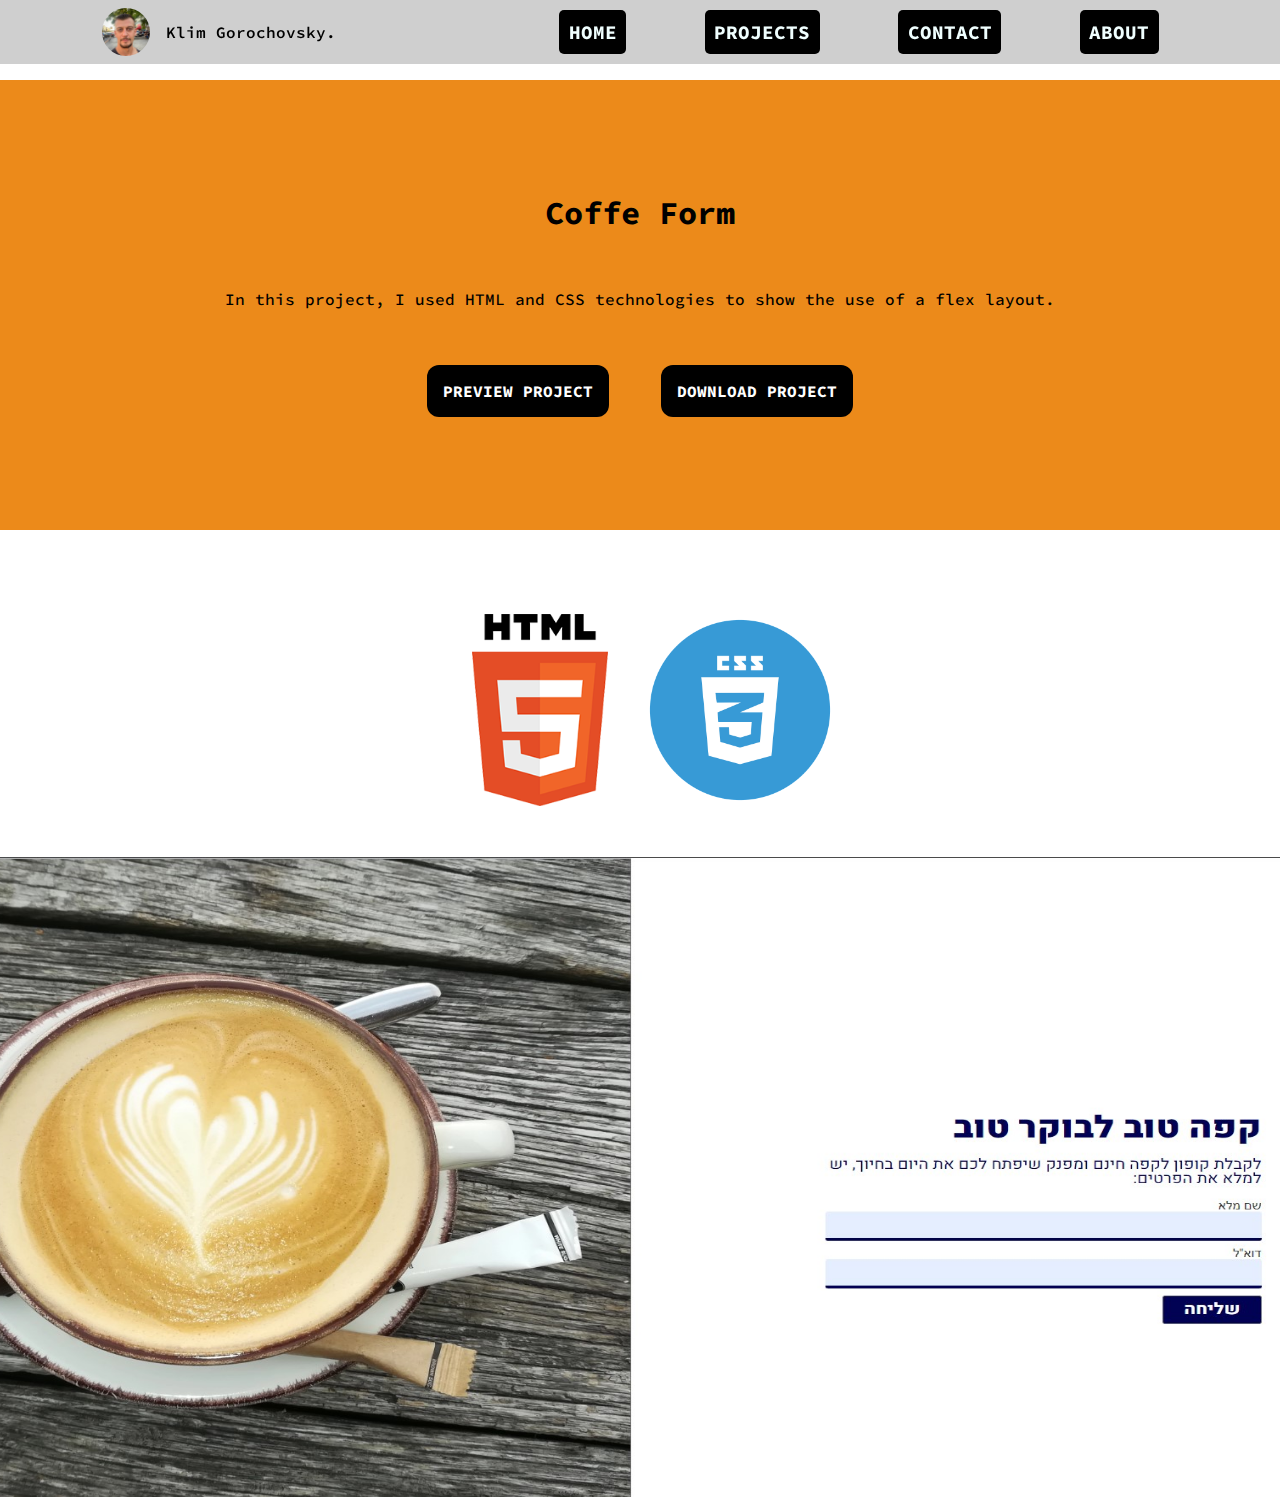
<file: presentation.html>
<!DOCTYPE html>
<html lang="en">
<head>
    <meta charset="UTF-8">
    <meta name="viewport" content="width=device-width, initial-scale=1.0">
    <title>My Projects</title>
    <link rel="stylesheet" href="https://klimo30.github.io/portfolio/styles/presentation.css">
    <link rel="preconnect" href="https://fonts.googleapis.com">
    <link rel="preconnect" href="https://fonts.gstatic.com" crossorigin>
    <link href="https://fonts.googleapis.com/css2?family=Heebo:wght@100..900&family=Source+Code+Pro:ital,wght@0,500;1,500&display=swap" rel="stylesheet">
</head>
<body>
    <div class="header">
        <div class="logo">
            <img src="https://klimo30.github.io/portfolio/assets/rounded.jpg" alt="logo">
            <p>Klim Gorochovsky.</p> 
        </div>
        <div class="nav">
            <ul class="nav-links">
            <li><a href="#">Home</a></li>
            <li><a href="#">Projects</a></li>
            <li><a href="#">Contact</a></li>
            <li><a href="#">About</a></li>
            </ul>
        </div>
    </div>
    <div class="container">
        <div class="headline">
            <h1>Coffe Form</h1>
            <p>In this project, I used HTML and CSS technologies to show the use of a flex layout.</p>
            <div class="btns">
                <a href="#">Preview Project</a>
                <a href="#">Download Project</a>
            </div>
        </div>
        <div class="icons">
            <img src="/assets/HTML.png" alt="HTML">
            <img src="/assets/CSS.png" alt="CSS">
        </div>
        <div class="project">
            <img src="/assets/3.jpg" alt="coffe_form">
        </div>
    </div>

</body>
</html>
</file>
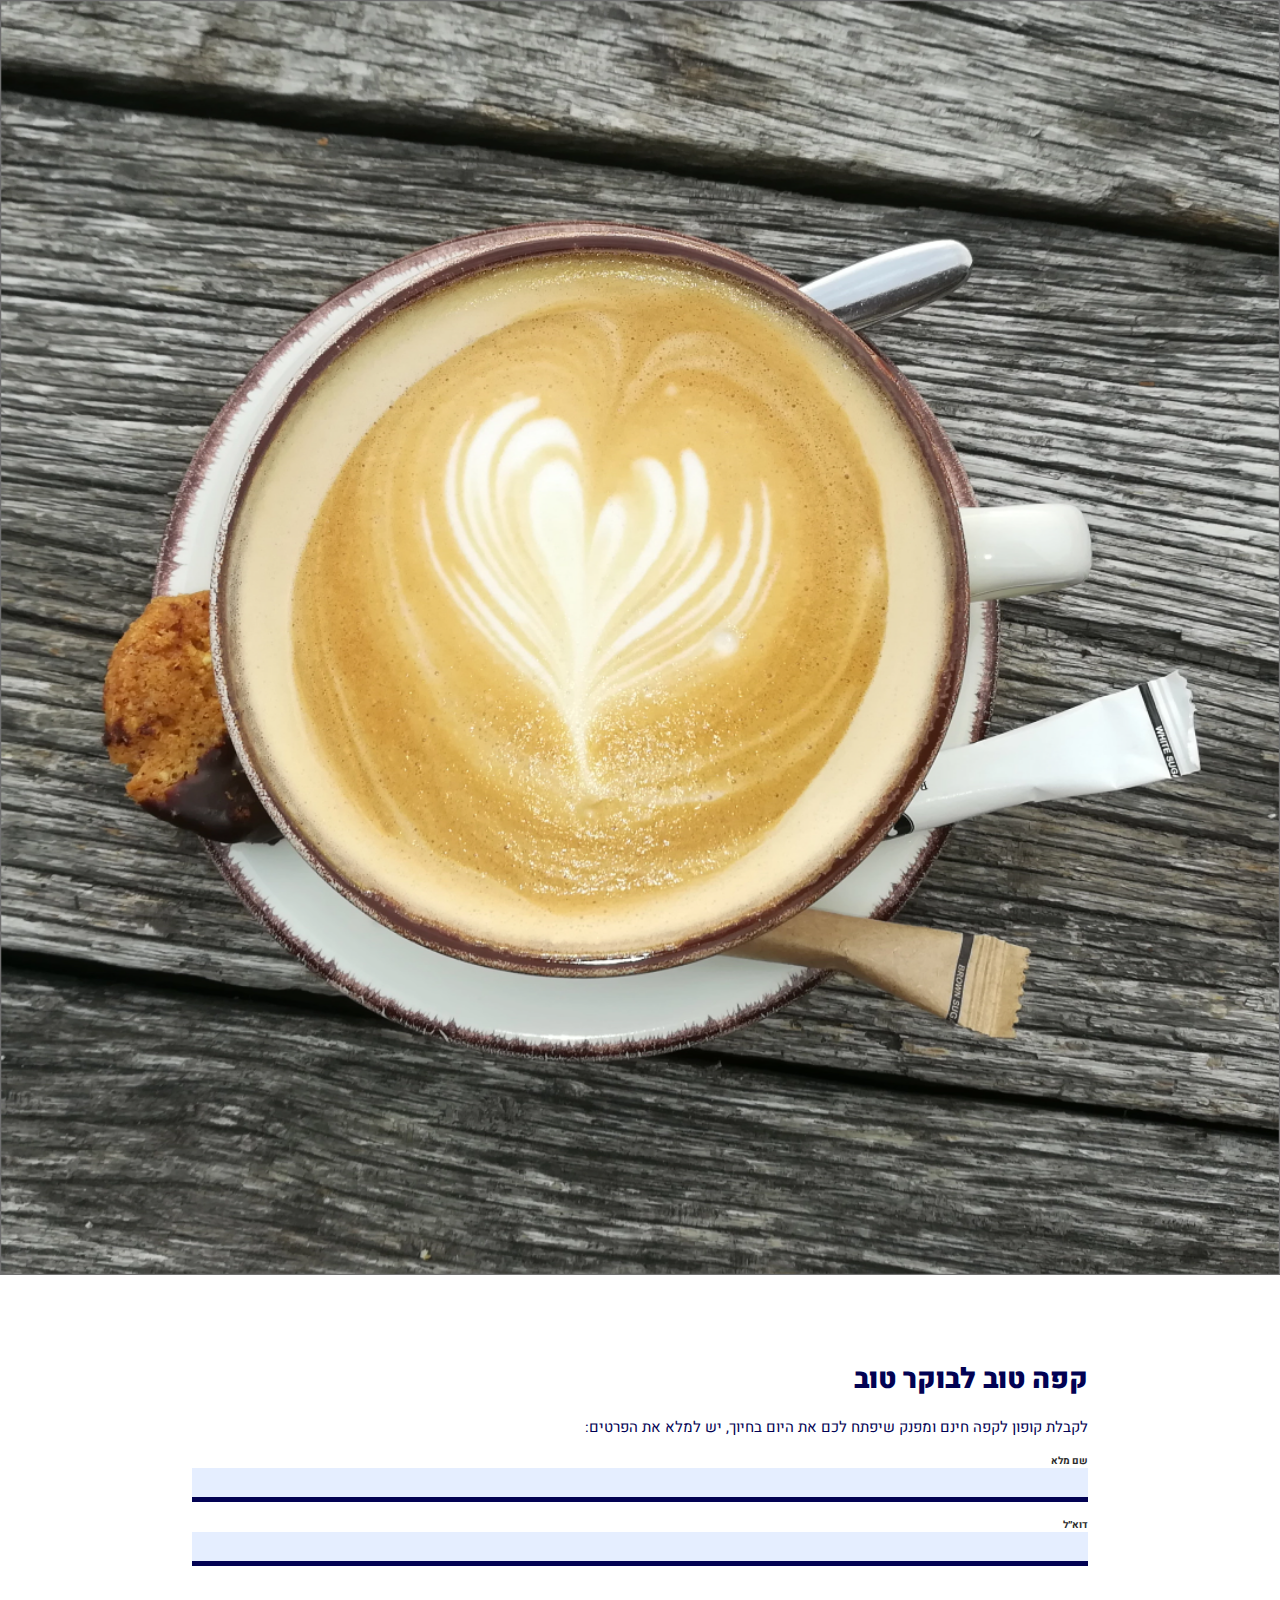
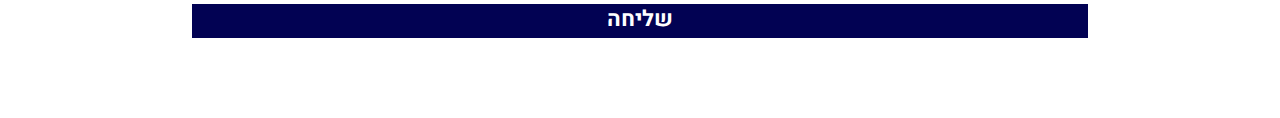
<file: htmlProject/project1/project1.html>
<!DOCTYPE html>
<html lang="en">

<head>
    <meta charset="UTF-8">
    <meta name="viewport" content="width=device-width, initial-scale=1.0">
    <title>Project1</title>

    <link rel="stylesheet" href="https://klimo30.github.io/portfolio/htmlProject/project1/styles/project1.css">
    <link rel="preconnect" href="https://fonts.googleapis.com">
    <link rel="preconnect" href="https://fonts.gstatic.com" crossorigin>
    <link href="https://fonts.googleapis.com/css2?family=Heebo:wght@100;200;300;400;500;600;700;800;900&display=swap"
        rel="stylesheet">
</head>

<body>
    <div id="container">

        <div id="container-img">
            <img src="https://klimo30.github.io/portfolio/htmlProject/project1/assets/images/Coffee.png" alt="Coffe-image">
        </div>

        <div id="container-content">
            <form id="form">

                <h1>קפה טוב לבוקר טוב</h1>
                <p>לקבלת קופון לקפה חינם ומפנק שיפתח לכם את היום בחיוך, יש למלא את הפרטים:</p>

                <div class="form-control">
                    <label for="name">שם מלא</label>
                    <input id="name" type="text" required>
                </div>
                <div class="form-control">
                    <label for="email">דוא״ל</label>
                    <input id="email" type="email" required>
                </div>
                <div class="form-control">
                    <input type="submit" value="שליחה">
                </div>
            </form>
        </div>

    </div>
</body>
</html>
</file>
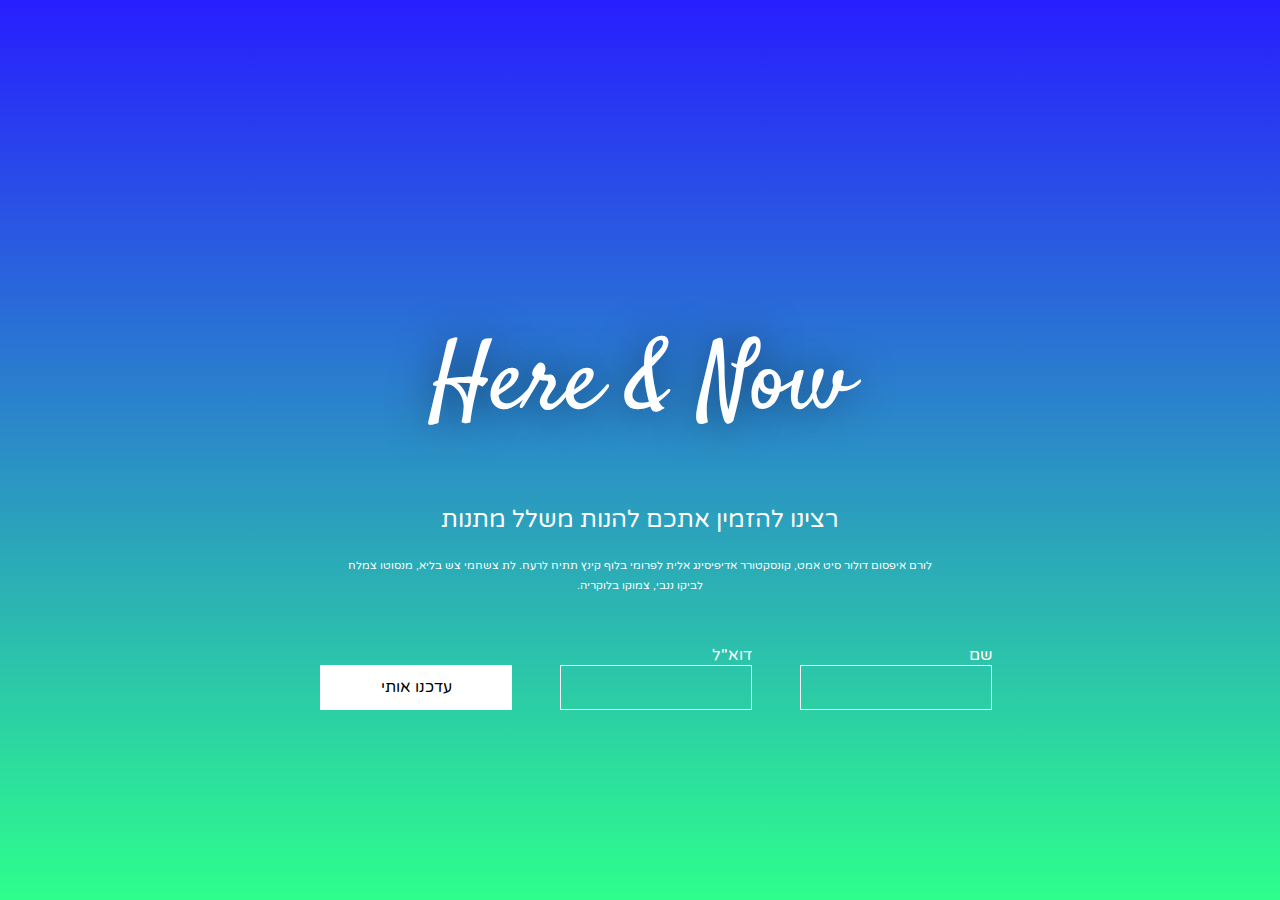
<file: htmlProject/project2/project2.html>
<!DOCTYPE html>
<html lang="en">
<head>
    <meta charset="UTF-8">
    <meta name="viewport" content="width=device-width, initial-scale=1.0">
    <title>Project2</title>
    <link rel="stylesheet" href="https://klimo30.github.io/portfolio/htmlProject/project2/styles/project2.css">
</head>

<body>
    <div class="container">
        <div class="content">
          <div class="text">
            <h1>Here & Now</h1>
            <h3>רצינו להזמין אתכם להנות משלל מתנות</h3>
            <p>
              לורם איפסום דולור סיט אמט, קונסקטורר אדיפיסינג אלית לפרומי בלוף קינץ
              תתיח לרעח. לת צשחמי צש בליא, מנסוטו צמלח לביקו ננבי, צמוקו בלוקריה.
            </p>
          </div>
  
          <form class="form-section">
            <div class="input-box">
              <label for="name">שם</label>
              <input type="text">
            </div>
            <div class="input-box">
              <label for="email">דוא"ל</label>
              <input type="text">
            </div>
            <div class="btn">
              <input type="submit" value="עדכנו אותי">
            </div>
          </form>
        </div>
      </div>
</body>

</html>
</file>
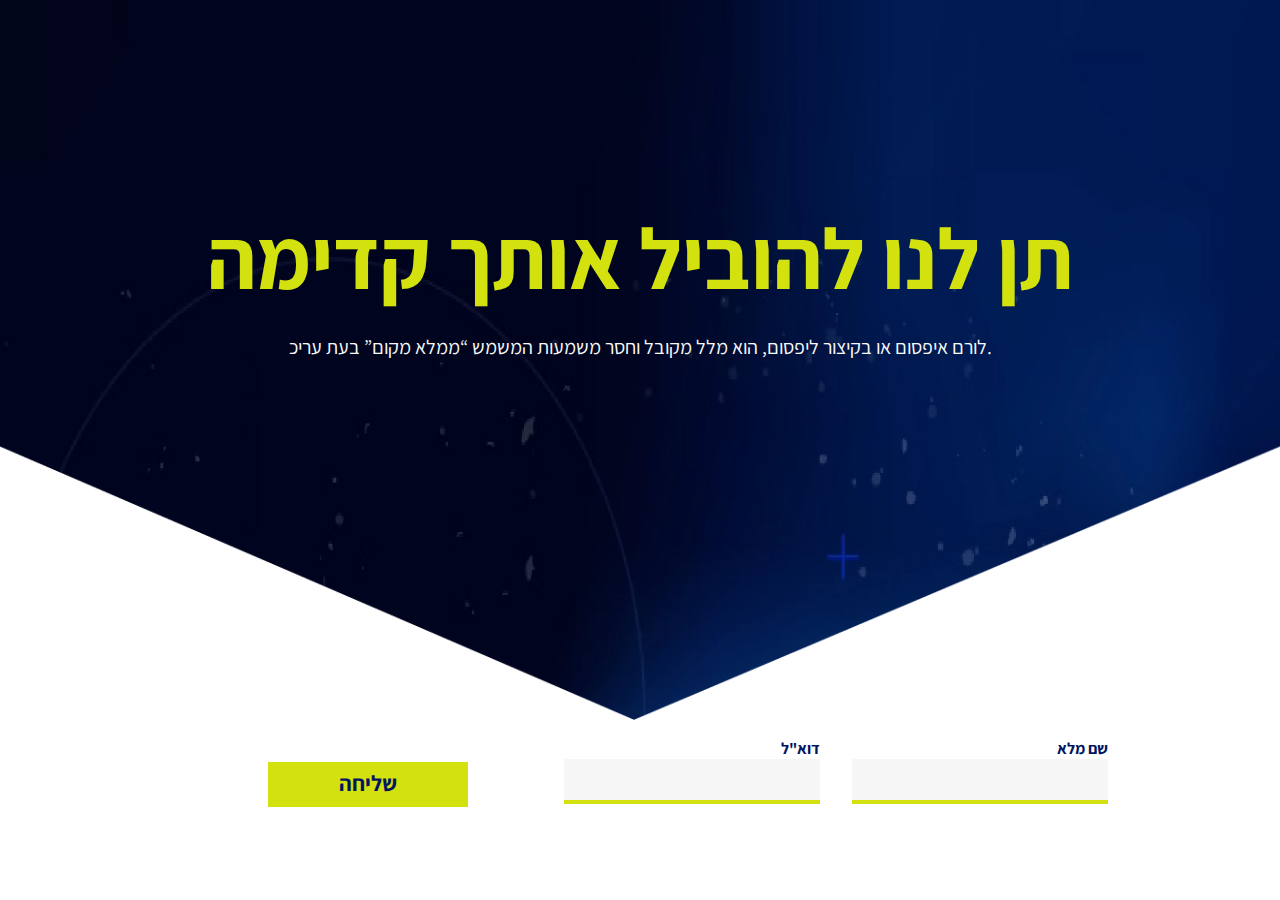
<file: htmlProject/project3/project3.html>
<!DOCTYPE html>
<html lang="en">
<head>
    <meta charset="UTF-8">
    <meta name="viewport" content="width=device-width, initial-scale=1.0">
    <title>Document</title>
    <link rel="stylesheet" href="https://klimo30.github.io/portfolio/htmlProject/project3/styles/project3.css">
    <link rel="preconnect" href="https://fonts.googleapis.com">
<link rel="preconnect" href="https://fonts.gstatic.com" crossorigin>
<link href="https://fonts.googleapis.com/css2?family=Assistant:wght@200..800&display=swap" rel="stylesheet">
</head>
<body>
    <div class="container">
        <div class="header">
            <h1>תן לנו להוביל אותך קדימה</h1>
            <p>
                לורם איפסום או בקיצור ליפסום, הוא מלל מקובל וחסר משמעות המשמש “ממלא מקום” בעת עריכ.
            </p>
        </div>
        <div class="form-main">
        <form action="main">
            <div class="name form-control">
                <label for="name">שם מלא</label>
                <input type="text" required>
            </div>
            <div class="email form-control">
                <label for="email">דוא"ל</label>
                <input type="email">
            </div>
            <div>
            <input id="btn" type="submit" value="שליחה" required>
            </div>
            </div>
        </form>
    </div>
</body>
</html>
</file>
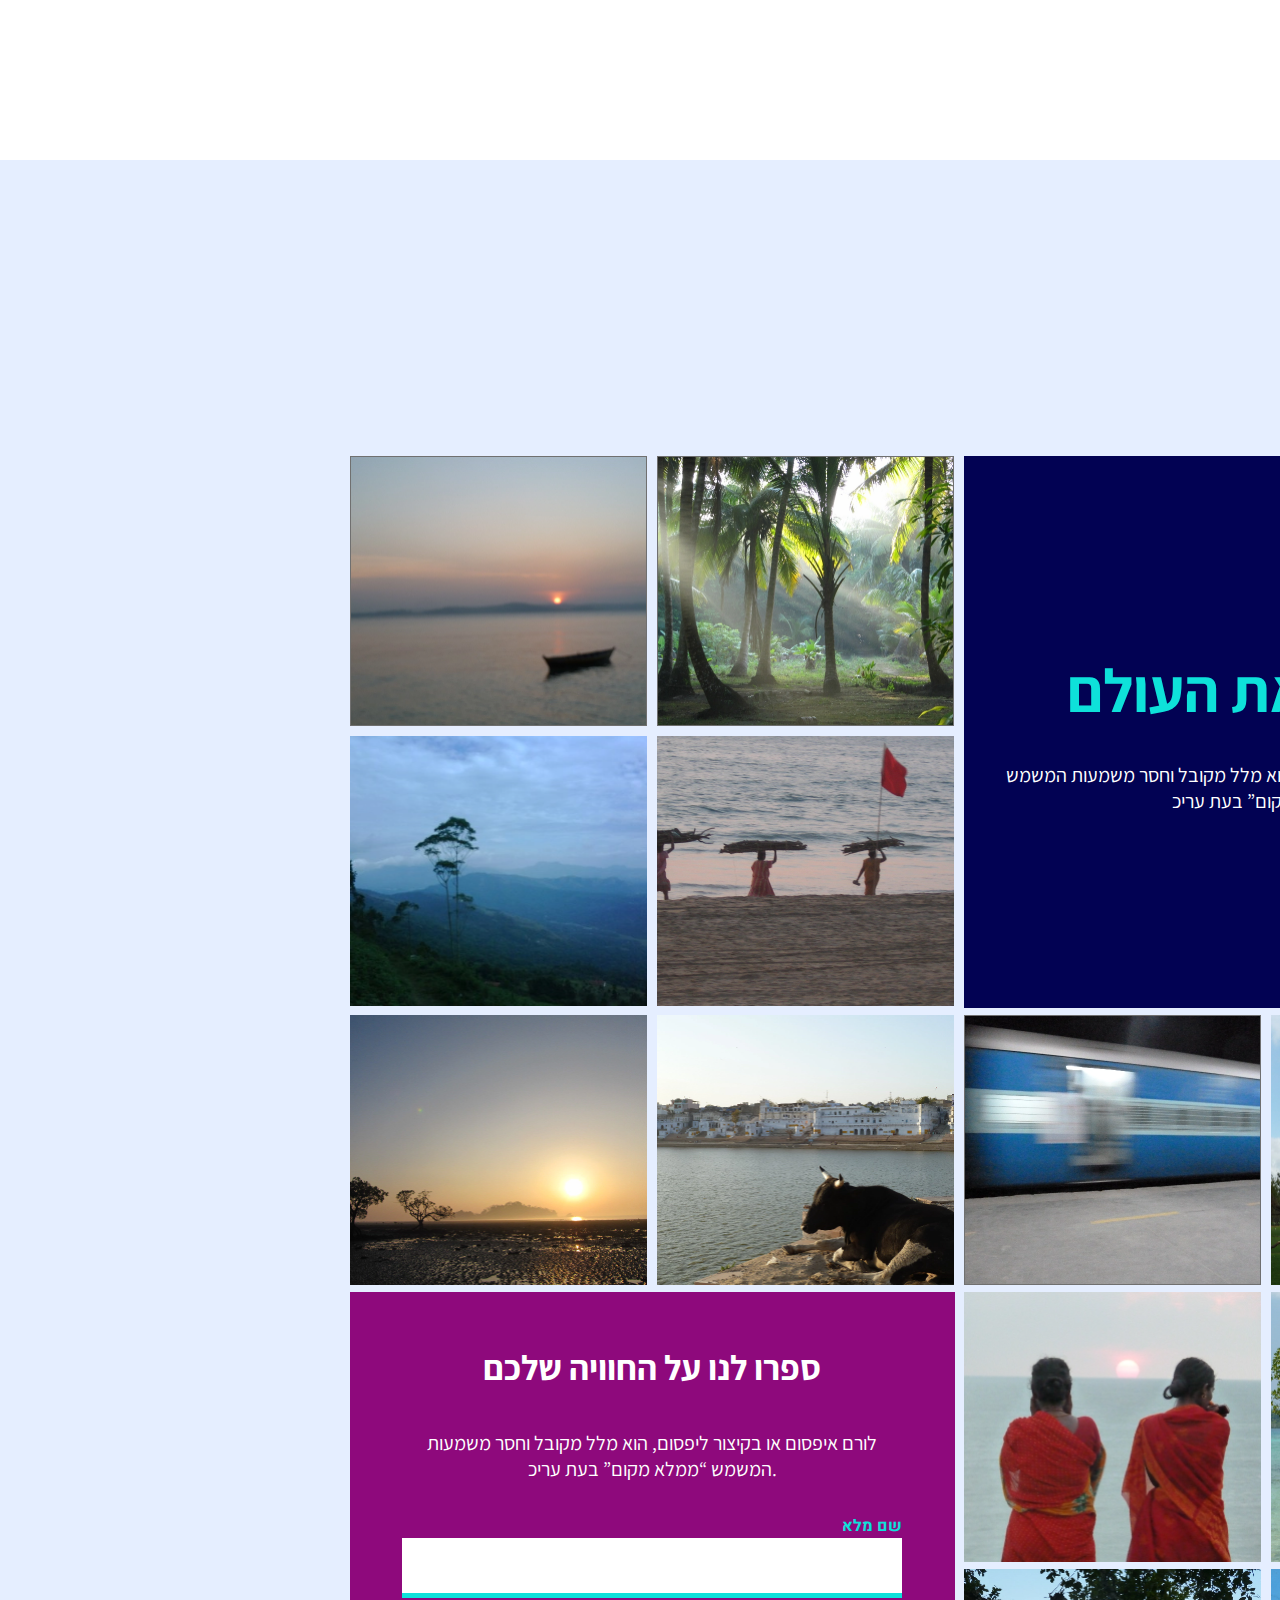
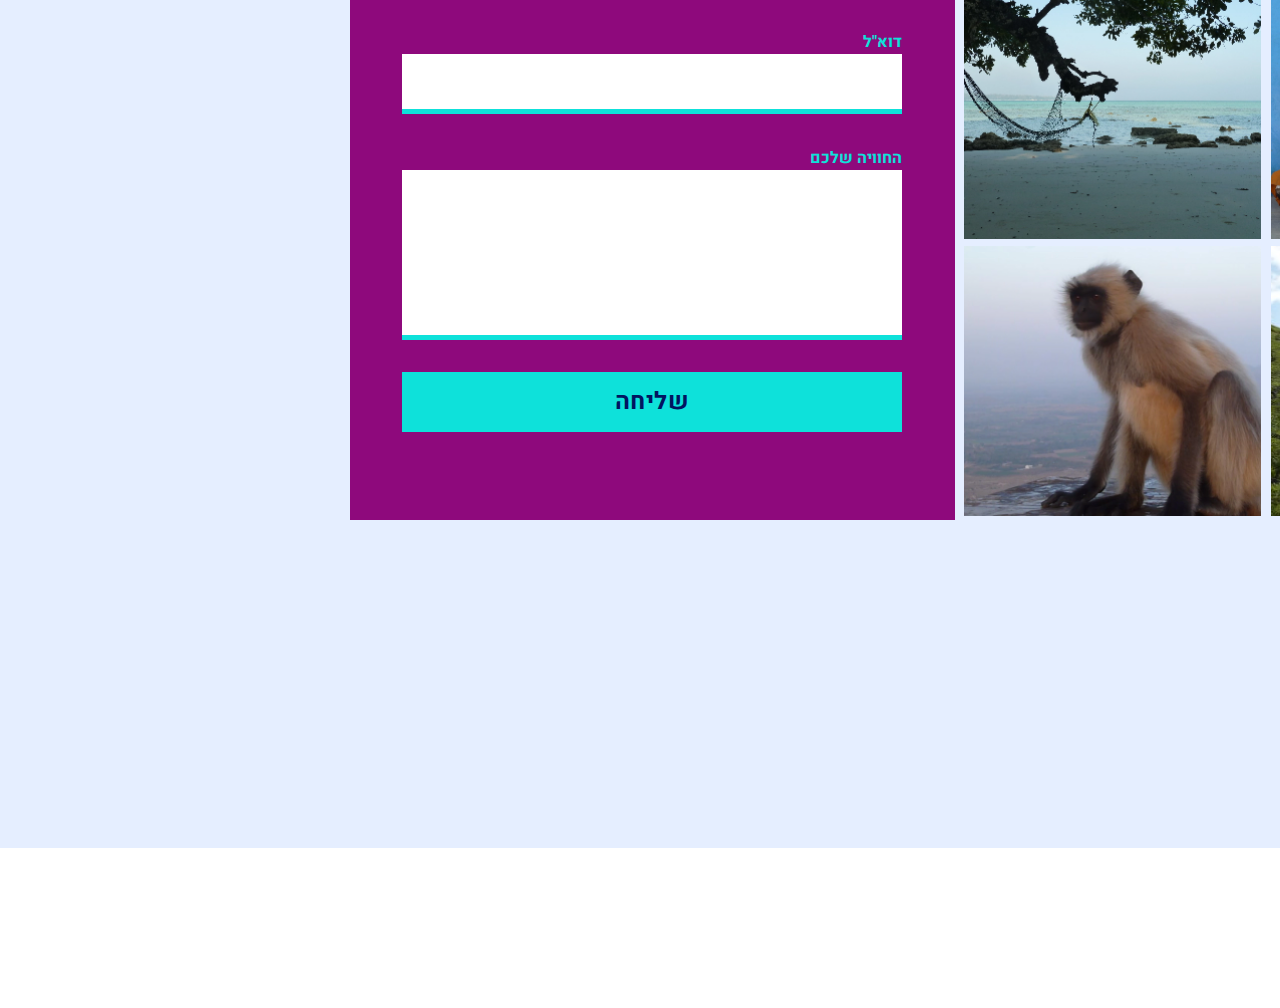
<file: htmlProject/project5/project5.html>
<!DOCTYPE html>
<html lang="en">

<head>
    <meta charset="UTF-8">
    <meta name="viewport" content="width=device-width, initial-scale=1.0">
    <title>project5</title>
    <link rel="preconnect" href="https://fonts.googleapis.com">
<link rel="preconnect" href="https://fonts.gstatic.com" crossorigin>
<link href="https://fonts.googleapis.com/css2?family=Assistant:wght@200..800&family=Heebo:wght@100..900&display=swap" rel="stylesheet">
<link rel="stylesheet" href="https://klimo30.github.io/portfolio/htmlProject/project5/styles/project5.css">
</head>
    <body> 
        <div class="container">
        <div class="grid-container">
                <img src="https://klimo30.github.io/portfolio/htmlProject/project5/assets/images/1.png" alt="">
                <img src="https://klimo30.github.io/portfolio/htmlProject/project5/assets/images/2.png" alt="">
                <img src="https://klimo30.github.io/portfolio/htmlProject/project5/assets/images/3.png" alt="">
                <img src="https://klimo30.github.io/portfolio/htmlProject/project5/assets/images/4.png" alt="">
                <img src="https://klimo30.github.io/portfolio/htmlProject/project5/assets/images/5.png" alt="">
                <img src="https://klimo30.github.io/portfolio/htmlProject/project5/assets/images/6.png" alt="">
                <img src="https://klimo30.github.io/portfolio/htmlProject/project5/assets/images/7.png" alt="">
                <img src="https://klimo30.github.io/portfolio/htmlProject/project5/assets/images/8.png" alt="">
                <img src="https://klimo30.github.io/portfolio/htmlProject/project5/assets/images/9.png" alt="">
                <img src="https://klimo30.github.io/portfolio/htmlProject/project5/assets/images/10.png" alt="">
                <img src="https://klimo30.github.io/portfolio/htmlProject/project5/assets/images/11.png" alt="">
                <img src="https://klimo30.github.io/portfolio/htmlProject/project5/assets/images/12.png" alt="">
                <img src="https://klimo30.github.io/portfolio/htmlProject/project5/assets/images/13.png" alt="">
                <img src="https://klimo30.github.io/portfolio/htmlProject/project5/assets/images/14.png" alt="">
            <div class="grid-box">
            <div class="h1-p">
                <h1>לגלות את העולם</h1>
                <p>לורם איפסום או בקיצור ליפסום, הוא מלל מקובל וחסר משמעות המשמש “ממלא מקום” בעת עריכ.</p>
            </div>
        </div>
            <div class="grid-bottom">
            <form>
                <div class="form">
                    <div id="form-head-p">
                    <h1>ספרו לנו על החוויה שלכם</h1>
                    <p>לורם איפסום או בקיצור ליפסום, הוא מלל מקובל וחסר משמעות המשמש “ממלא מקום” בעת עריכ.</p>
                </div>
                    <div class="inputs">
                    <label for="name"  class="labels">שם מלא</label>
                    <input type="text" id="name">
                    </div>
                    <div class="inputs">
                        <label for="email" class="labels">דוא"ל</label>
                        <input type="email" id="email">
                    </div>
                    <div class="inputs">
                        <label for="story" class="labels">החוויה שלכם</label>
                        <input type="text" id="story">
                    </div>
                    <div class="inputs">
                        <input type="submit" value="שליחה">
                    </div>
                </div>
            </form>
        </div>
    </div>  
</div> 
    </body>
</html>
</file>
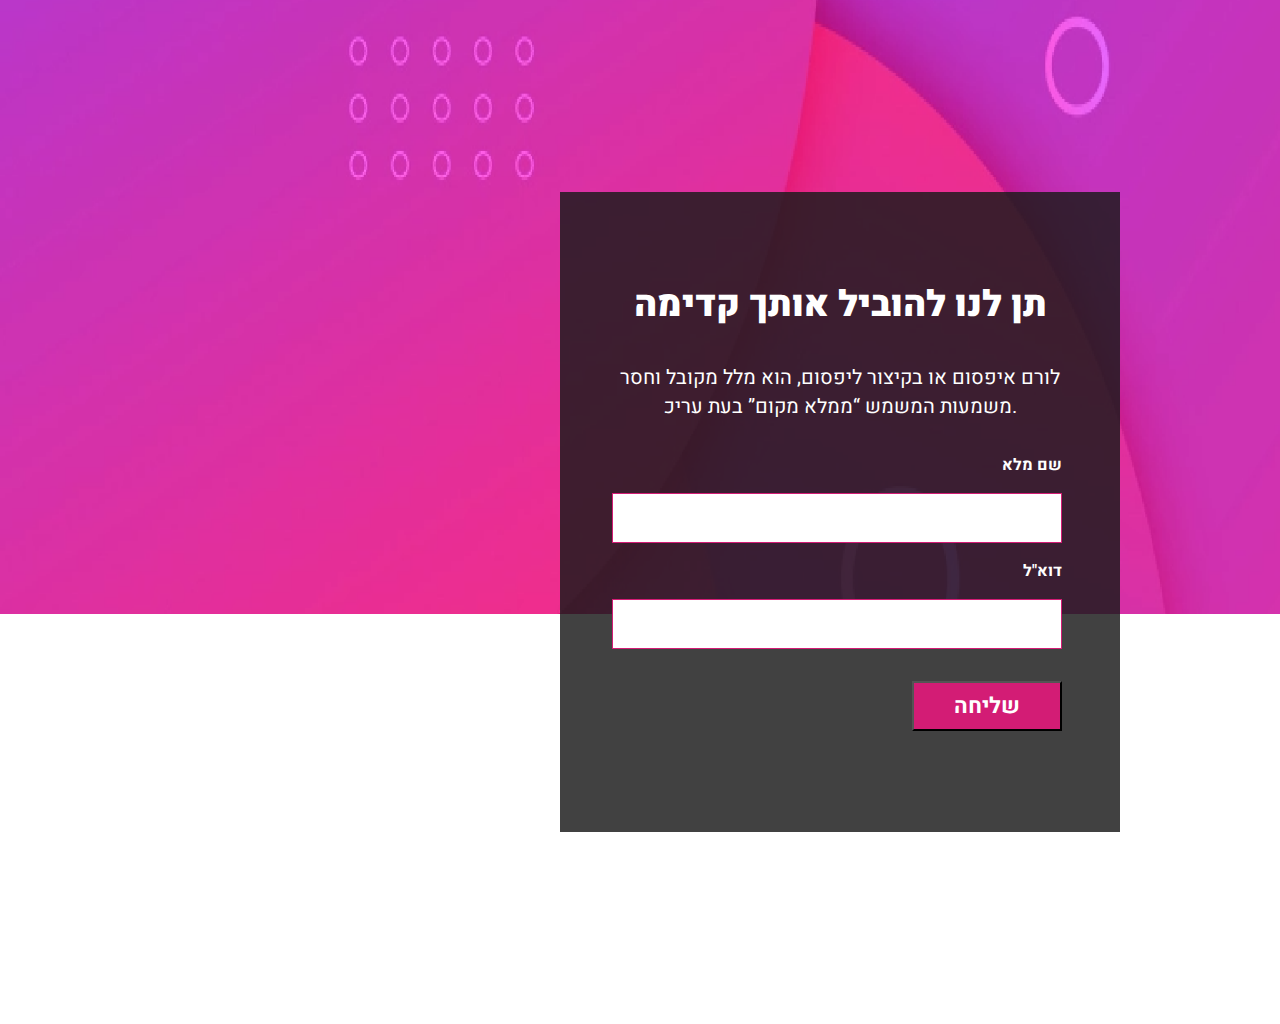
<file: htmlProject/project6/project6.html>
<!DOCTYPE html>
<html lang="en">

<head>
    <meta charset="UTF-8">
    <meta name="viewport" content="width=device-width, initial-scale=1.0">
    <title>project6</title>
    <link rel="preconnect" href="https://fonts.googleapis.com">
<link rel="preconnect" href="https://fonts.gstatic.com" crossorigin>
<link href="https://fonts.googleapis.com/css2?family=Assistant:wght@200..800&family=Heebo:wght@100..900&display=swap" rel="stylesheet">
<link rel="stylesheet" href="https://klimo30.github.io/portfolio/htmlProject/project6/styles/project6.css">

</head>
    <body> 
        <div class="container">
        <div class="form">
        <div class="title_para">
        <h1>תן לנו להוביל אותך קדימה</h1>
        <p>לורם איפסום או בקיצור ליפסום,
             הוא מלל מקובל וחסר משמעות המשמש “ממלא מקום” בעת עריכ.</p>
    </div>
    <label for="text">שם מלא</label>
    <input type="text">
    <label for="email">דוא"ל</label>
    <input type="email">
    <input type="submit" value="שליחה">
</div>
</div>
    </body>
</html>
</file>
